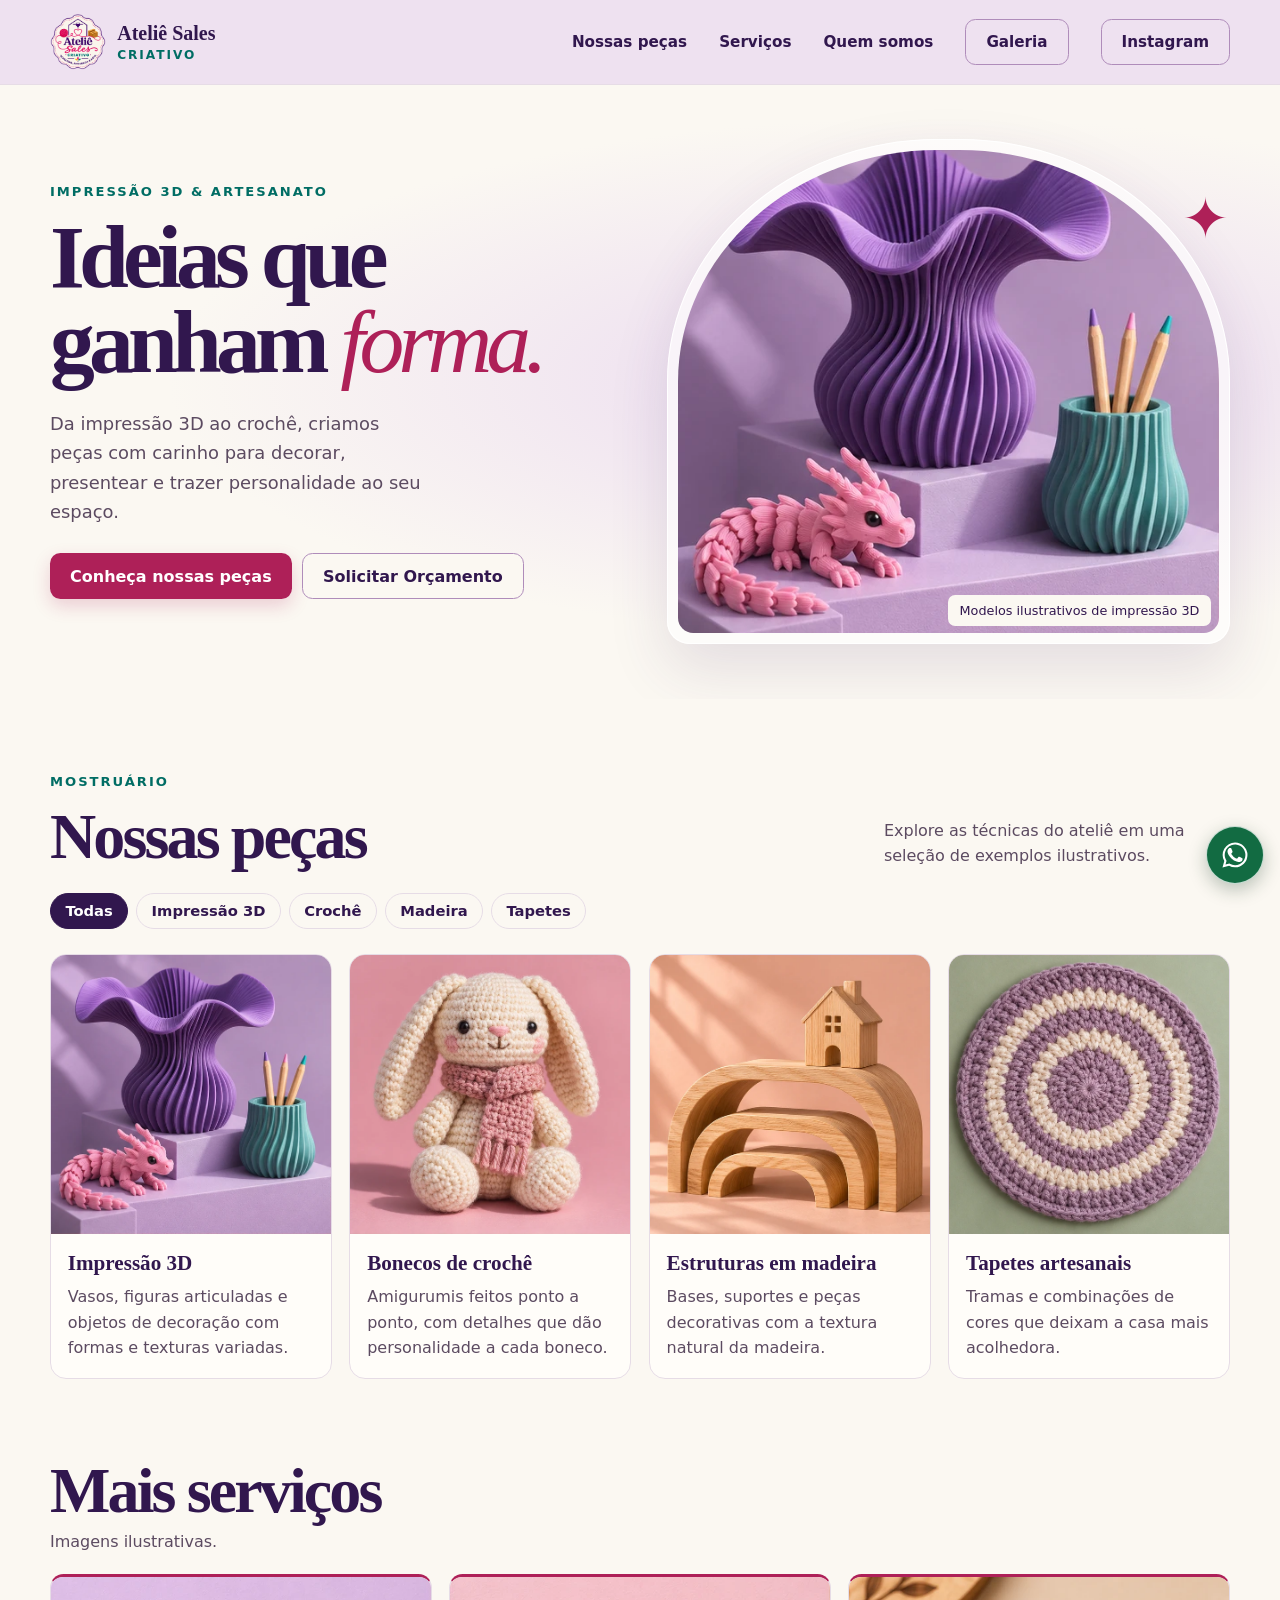
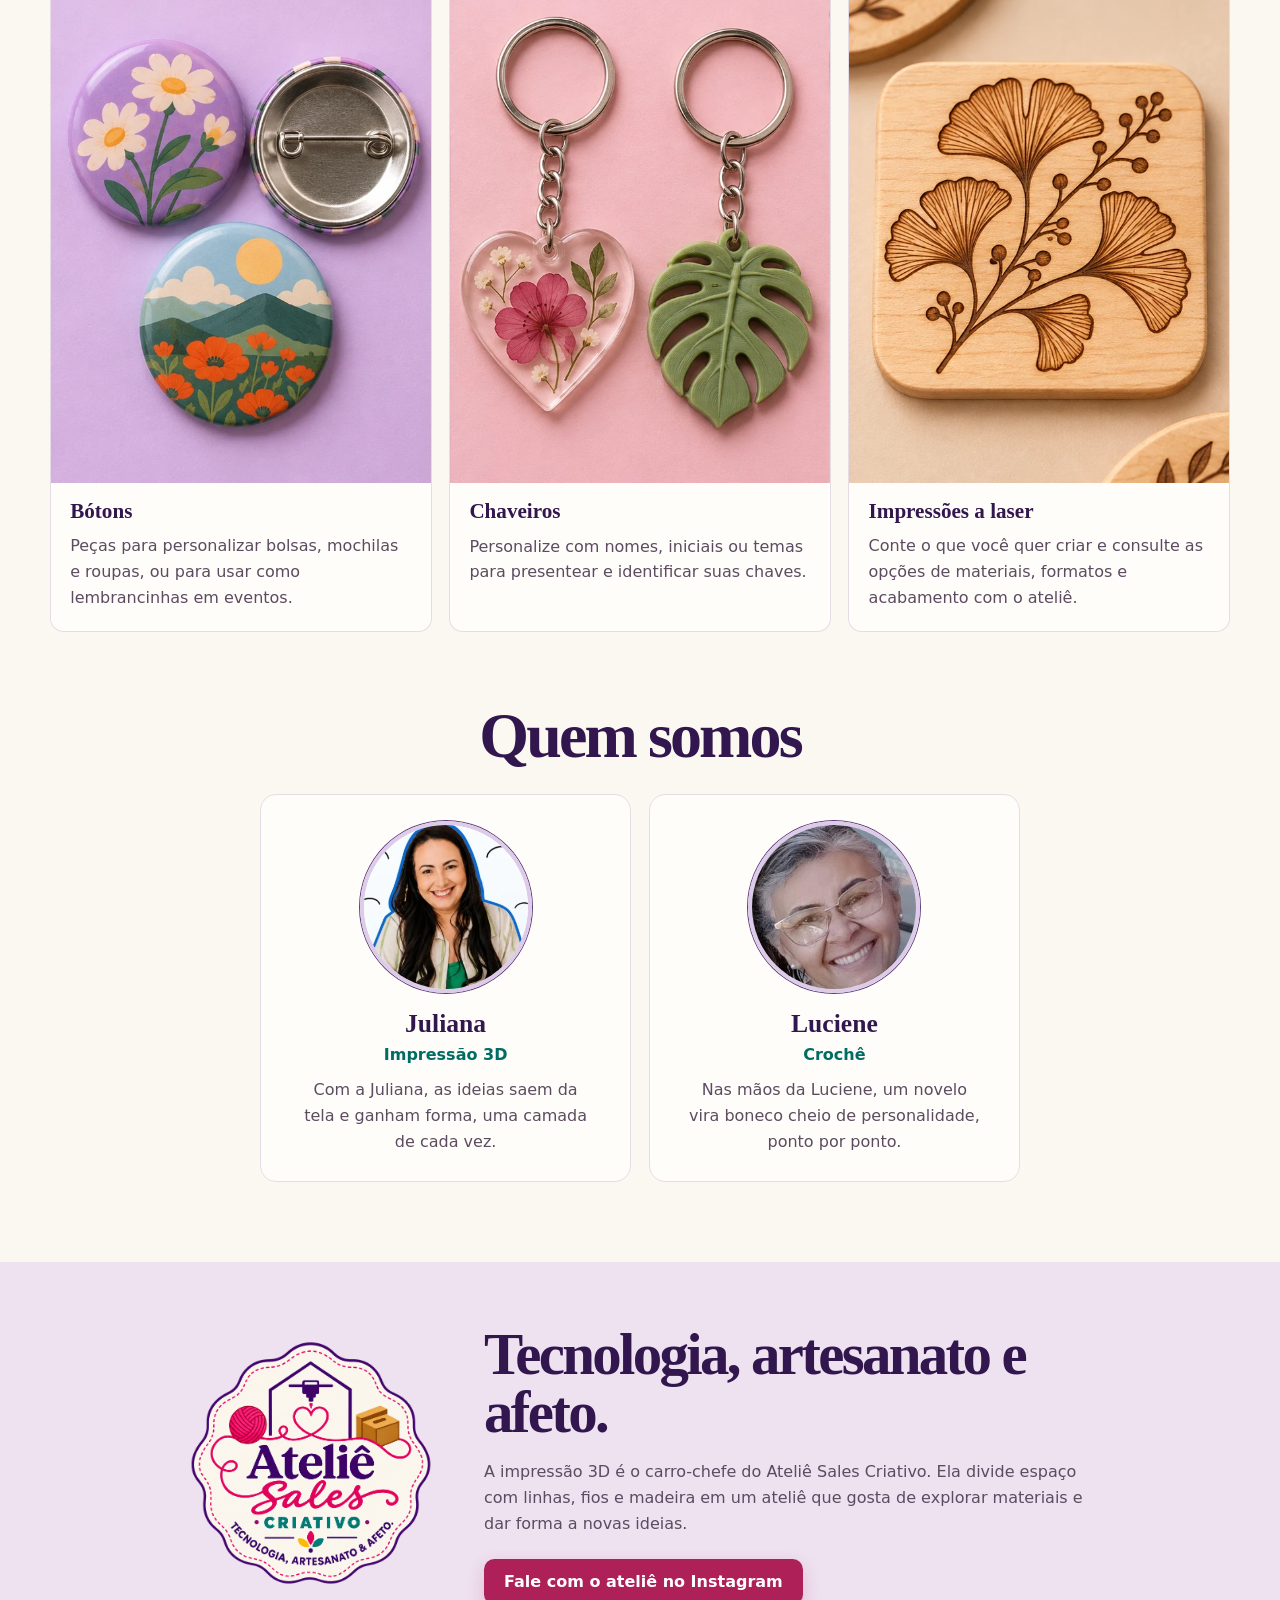
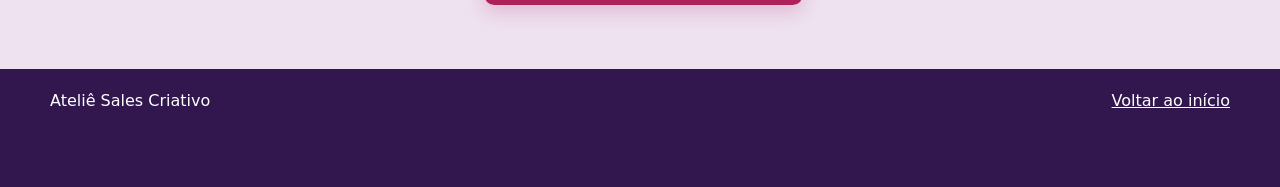
<file: index.html>
<!doctype html>
<html lang="pt-BR">
<head>
<meta charset="utf-8">
<meta name="viewport" content="width=device-width, initial-scale=1">
<meta name="description" content="Conheça o Ateliê Sales Criativo. Impressão 3D, crochê, tapetes artesanais e peças em madeira.">
<title>Ateliê Sales Criativo | Impressão 3D e artesanato</title>
<link rel="icon" href="logo.png">
<link rel="stylesheet" href="style.css?v=6">
<script src="main.js?v=6" defer></script>
</head>
<body>
<a class="skip" href="#principal">Ir para o conteúdo</a>
<header class="top" id="inicio">
  <div class="wrap nav">
    <a href="#inicio" class="brand"><img src="logo.png" width="56" height="56" alt=""><span>Ateliê Sales <small>Criativo</small></span></a>
    <button class="menu" type="button" aria-expanded="false" aria-controls="navigation">Menu</button>
    <nav id="navigation" aria-label="Navegação principal">
      <a href="#pecas">Nossas peças</a>
      <a href="#servicos">Serviços</a>
      <a href="#equipe">Quem somos</a>
      <a class="button outline" href="galeria.html">Galeria</a>
      <a class="button outline" href="https://www.instagram.com/sales.atelie3d/" target="_blank" rel="noopener noreferrer">Instagram</a>
    </nav>
  </div>
</header>
<main id="principal">
  <section class="hero">
    <div class="wrap hero-layout">
      <div class="hero-copy">
        <p class="kicker">IMPRESSÃO 3D & ARTESANATO</p>
        <h1>Ideias que<br>ganham <em>forma.</em></h1>
        <p class="intro">Da impressão 3D ao crochê, criamos peças com carinho para decorar, presentear e trazer personalidade ao seu espaço.</p>
        <div class="hero-actions">
          <a class="button primary" href="#pecas">Conheça nossas peças</a>
          <button class="button outline quote-trigger" type="button" aria-haspopup="dialog" aria-controls="orcamento">Solicitar Orçamento</button>
        </div>
      </div>
      <figure class="hero-photo">
        <img src="impressao.webp" width="512" height="512" alt="Vaso ondulado roxo, dragão rosa e porta-lápis verde feitos em impressão 3D">
        <span class="spark" aria-hidden="true">✦</span>
        <figcaption>Modelos ilustrativos de impressão 3D</figcaption>
      </figure>
    </div>
  </section>
  <section class="collection wrap reveal" id="pecas" aria-labelledby="pecas-titulo">
    <div class="section-head">
      <div><p class="kicker">MOSTRUÁRIO</p><h2 id="pecas-titulo">Nossas peças</h2></div>
      <p>Explore as técnicas do ateliê em uma seleção de exemplos ilustrativos.</p>
    </div>
    <div class="filters" role="group" aria-label="Filtrar categorias">
      <button type="button" data-filter="all" aria-pressed="true">Todas</button>
      <button type="button" data-filter="3d" aria-pressed="false">Impressão 3D</button>
      <button type="button" data-filter="croche" aria-pressed="false">Crochê</button>
      <button type="button" data-filter="madeira" aria-pressed="false">Madeira</button>
      <button type="button" data-filter="tapetes" aria-pressed="false">Tapetes</button>
    </div>
    <p class="sr-only" role="status" id="filter-status"></p>
    <div class="cards">
      <article class="card" data-category="3d">
        <div class="card-image"><img src="impressao.webp" width="512" height="512" loading="lazy" alt="Peças decorativas em impressão 3D sobre bases lilás"></div>
        <div class="card-copy"><h3>Impressão 3D</h3><p>Vasos, figuras articuladas e objetos de decoração com formas e texturas variadas.</p></div>
      </article>
      <article class="card" data-category="croche">
        <div class="card-image"><img src="croche.webp" width="512" height="512" loading="lazy" alt="Coelho de crochê com cachecol rosa"></div>
        <div class="card-copy"><h3>Bonecos de crochê</h3><p>Amigurumis feitos ponto a ponto, com detalhes que dão personalidade a cada boneco.</p></div>
      </article>
      <article class="card" data-category="madeira">
        <div class="card-image"><img src="madeira.webp" width="512" height="512" loading="lazy" alt="Estruturas artesanais feitas de madeira clara"></div>
        <div class="card-copy"><h3>Estruturas em madeira</h3><p>Bases, suportes e peças decorativas com a textura natural da madeira.</p></div>
      </article>
      <article class="card" data-category="tapetes">
        <div class="card-image"><img src="tapetes.webp" width="512" height="512" loading="lazy" alt="Tapete artesanal redondo em roxo e creme"></div>
        <div class="card-copy"><h3>Tapetes artesanais</h3><p>Tramas e combinações de cores que deixam a casa mais acolhedora.</p></div>
      </article>
    </div>
  </section>
  <section class="services wrap reveal" id="servicos" aria-labelledby="servicos-titulo">
    <h2 id="servicos-titulo">Mais serviços</h2>
    <p class="service-note">Imagens ilustrativas.</p>
    <div class="service-grid">
      <article class="service-card"><img src="servico-botons.webp" alt="Bótons coloridos, com um fecho de metal à vista" loading="lazy" width="576" height="768"><h3>Bótons</h3><p>Peças para personalizar bolsas, mochilas e roupas, ou para usar como lembrancinhas em eventos.</p></article>
      <article class="service-card"><img src="servico-chaveiros.webp" alt="Chaveiros decorativos com argolas de metal" loading="lazy" width="576" height="768"><h3>Chaveiros</h3><p>Personalize com nomes, iniciais ou temas para presentear e identificar suas chaves.</p></article>
      <article class="service-card"><img src="servico-laser.webp" alt="Peça em madeira com desenho botânico gravado a laser" loading="lazy" width="576" height="768"><h3>Impressões a laser</h3><p>Conte o que você quer criar e consulte as opções de materiais, formatos e acabamento com o ateliê.</p></article>
    </div>
  </section>
  <section class="team wrap reveal" id="equipe" aria-labelledby="equipe-titulo">
    <h2 id="equipe-titulo">Quem somos</h2>
    <div class="team-grid">
      <article class="team-card">
        <img class="team-photo" src="equipe-juliana.webp" width="314" height="314" loading="lazy" alt="Juliana">
        <h3>Juliana</h3>
        <p class="team-role">Impressão 3D</p>
        <p>Com a Juliana, as ideias saem da tela e ganham forma, uma camada de cada vez.</p>
      </article>
      <article class="team-card">
        <img class="team-photo" src="equipe-luciene.webp" width="243" height="243" loading="lazy" alt="Luciene">
        <h3>Luciene</h3>
        <p class="team-role">Crochê</p>
        <p>Nas mãos da Luciene, um novelo vira boneco cheio de personalidade, ponto por ponto.</p>
      </article>
    </div>
  </section>
  <section class="about reveal" id="atelie">
    <div class="wrap about-layout">
      <img src="logo.png" width="230" height="230" alt="Logotipo do Ateliê Sales Criativo">
      <div>
        <h2>Tecnologia, artesanato e afeto.</h2>
        <p>A impressão 3D é o carro-chefe do Ateliê Sales Criativo. Ela divide espaço com linhas, fios e madeira em um ateliê que gosta de explorar materiais e dar forma a novas ideias.</p>
        <a class="button primary" href="https://www.instagram.com/sales.atelie3d/" target="_blank" rel="noopener noreferrer">Fale com o ateliê no Instagram</a>
      </div>
    </div>
  </section>
</main>
<footer><div class="wrap footer-layout"><span>Ateliê Sales Criativo</span><a href="#inicio">Voltar ao início</a></div></footer>
<a class="whatsapp" href="https://wa.me/5544988553615" target="_blank" rel="noopener noreferrer" aria-label="Fale com o ateliê pelo WhatsApp">
  <svg viewBox="0 0 24 24" width="30" height="30" fill="currentColor" aria-hidden="true" focusable="false">
    <path d="M17.47 14.38c-.3-.15-1.76-.87-2.03-.97-.27-.1-.47-.15-.67.15-.2.3-.77.97-.94 1.17-.17.2-.35.22-.65.07-.3-.15-1.26-.46-2.4-1.48-.89-.79-1.49-1.77-1.66-2.07-.17-.3-.02-.46.13-.61.13-.14.3-.35.45-.52.15-.17.2-.3.3-.5.1-.2.05-.38-.02-.52-.08-.15-.67-1.62-.92-2.22-.24-.58-.49-.5-.67-.51l-.57-.01c-.2 0-.52.07-.8.37-.27.3-1.04 1.02-1.04 2.49s1.07 2.89 1.22 3.09c.15.2 2.1 3.2 5.08 4.49.71.31 1.27.49 1.7.63.71.23 1.36.2 1.87.12.57-.08 1.76-.72 2.01-1.42.25-.7.25-1.3.17-1.42-.07-.13-.27-.2-.57-.35Z"/>
    <path d="M12.04 2a9.93 9.93 0 0 0-8.61 14.88L2 22l5.25-1.38a9.94 9.94 0 0 0 4.79 1.22h.01A9.92 9.92 0 0 0 12.04 2Zm.01 18.16h-.01a8.25 8.25 0 0 1-4.2-1.15l-.3-.18-3.12.82.83-3.04-.2-.31a8.27 8.27 0 1 1 7 3.86Z"/>
  </svg>
</a>
<dialog class="quote-dialog" id="orcamento" aria-labelledby="orcamento-titulo">
  <form class="quote-form">
    <button type="button" class="quote-close" aria-label="Fechar orçamento">×</button>
    <h2 id="orcamento-titulo">Solicitar Orçamento</h2>
    <label for="quote-service">Serviço</label>
    <select id="quote-service" name="servico" required autofocus>
      <option value="">Escolha um serviço</option>
      <option>Impressão 3D</option>
      <option>Bonecos de crochê</option>
      <option>Estruturas em madeira</option>
      <option>Tapetes artesanais</option>
      <option>Bótons</option>
      <option>Chaveiros</option>
      <option>Impressões a laser</option>
    </select>
    <label for="quote-details">Detalhes do pedido (opcional)</label>
    <textarea id="quote-details" name="detalhes" rows="4" maxlength="600" placeholder="Ex.: quantidade, tamanho, cores ou data desejada"></textarea>
    <button type="submit" class="button primary">Abrir no WhatsApp</button>
  </form>
</dialog>
</body>
</html>
</file>
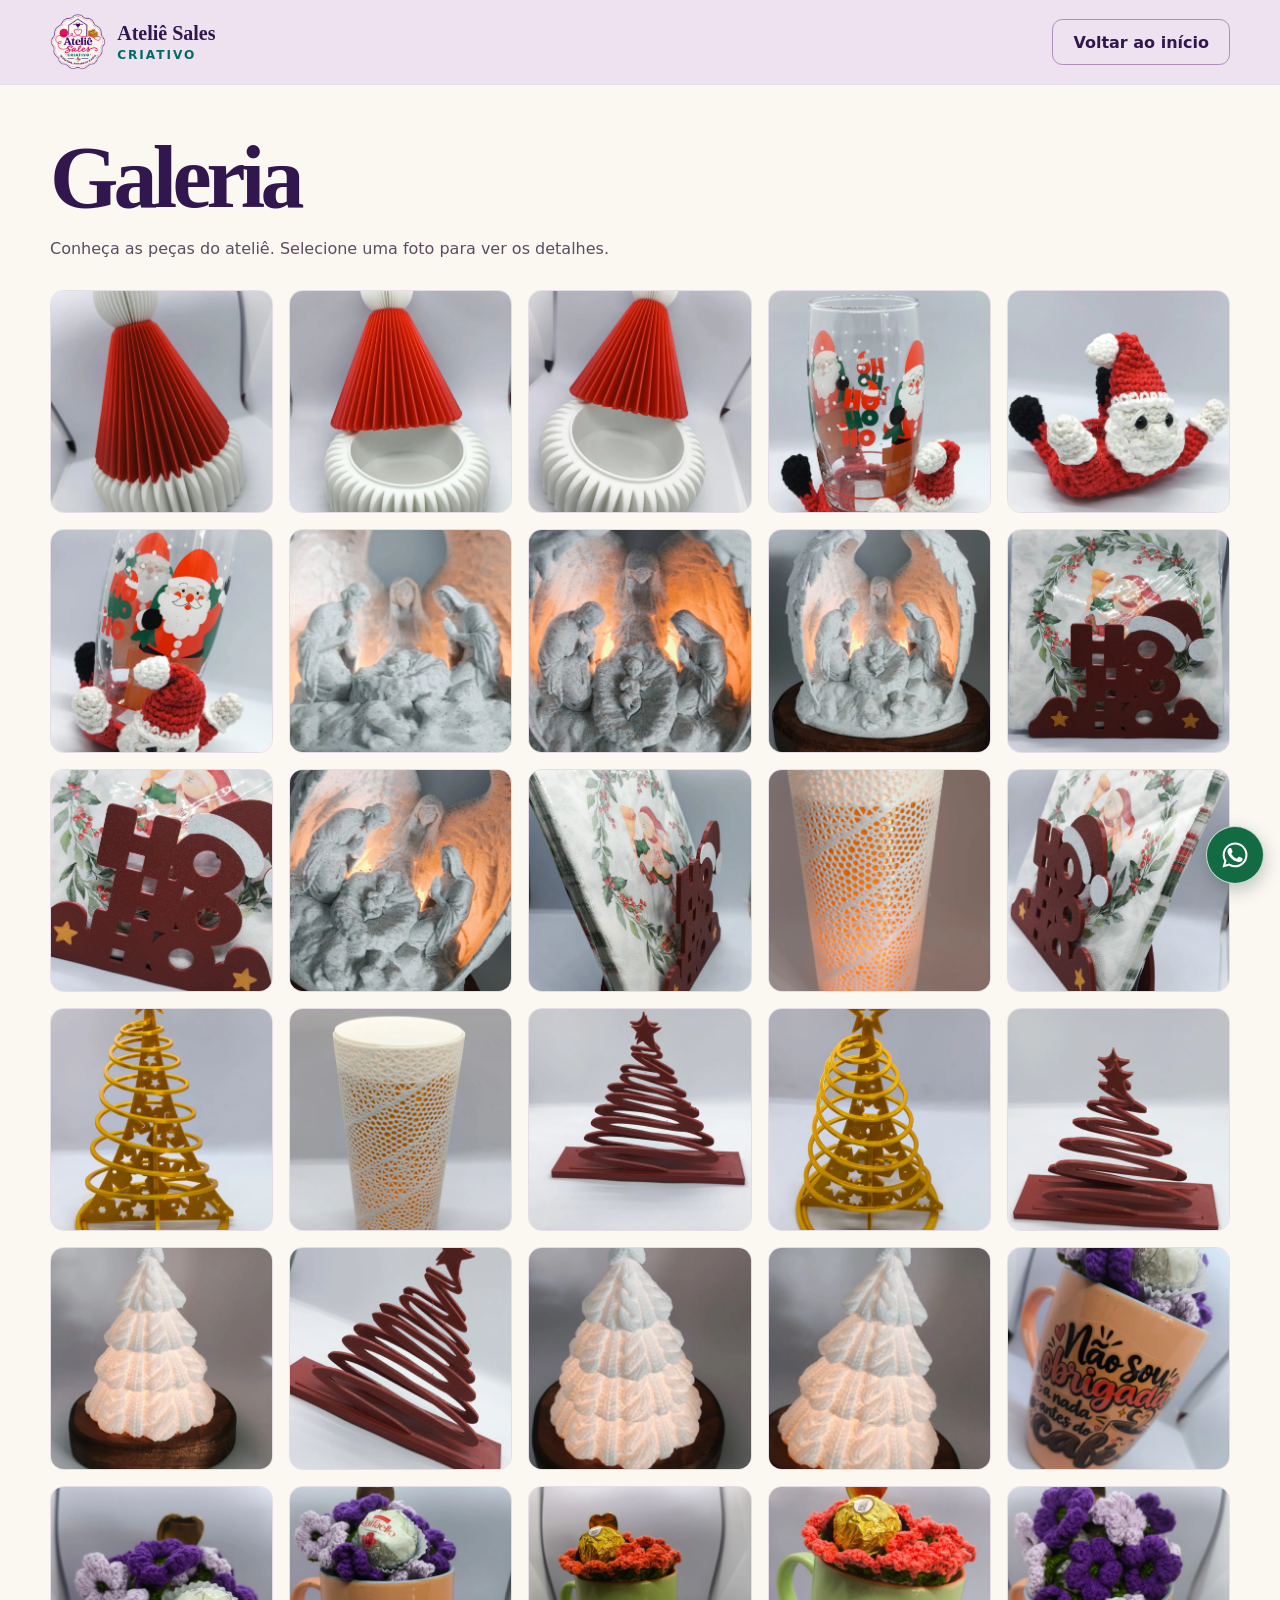
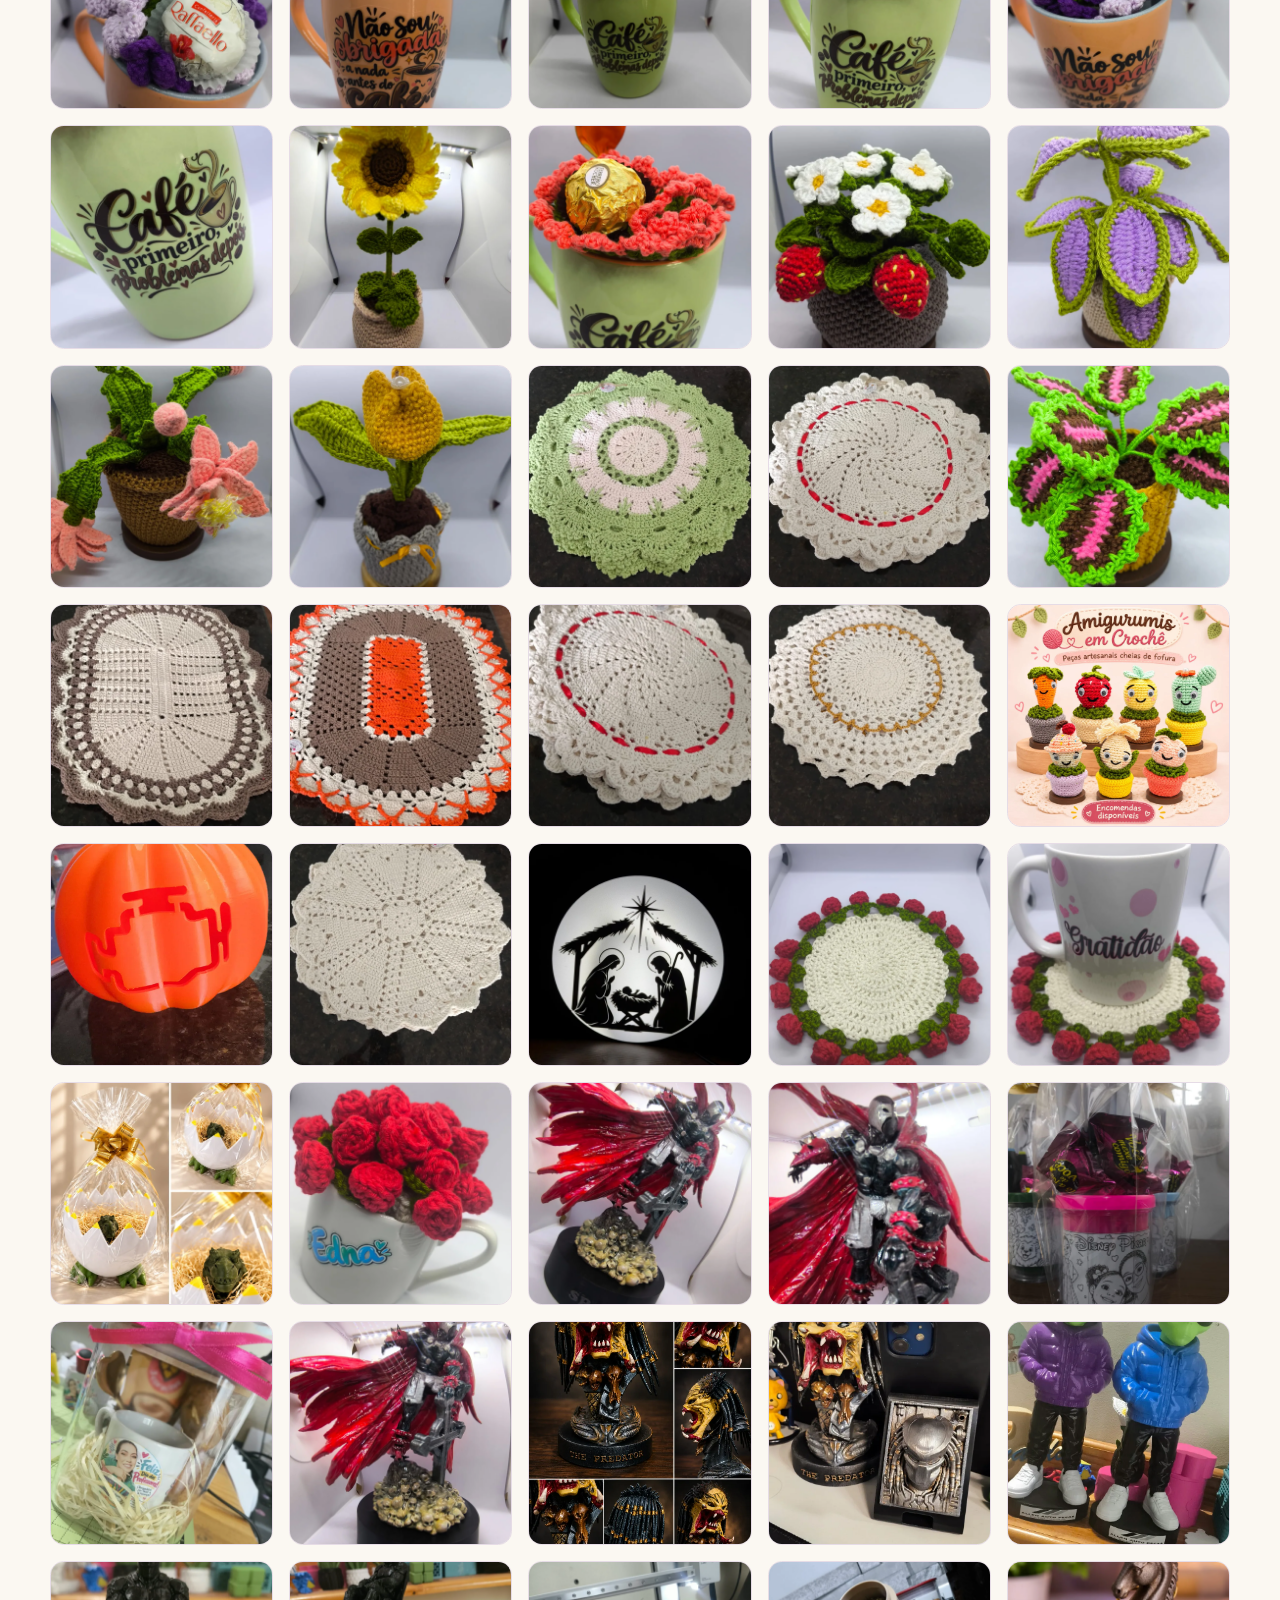
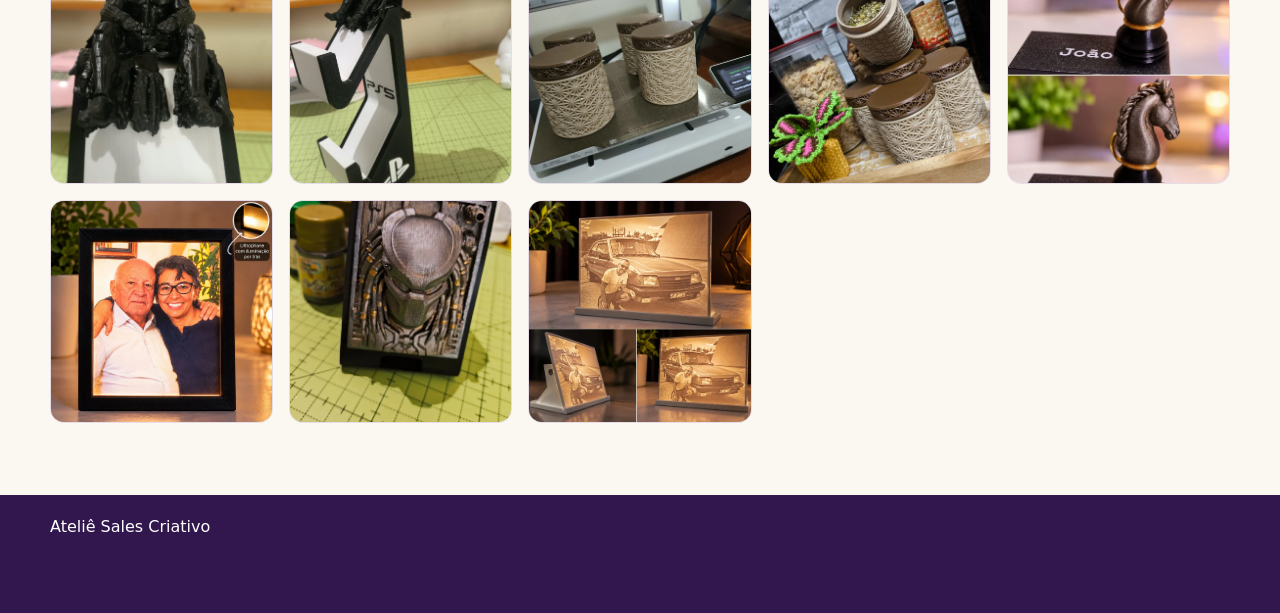
<file: galeria.html>
<!doctype html>
<html lang="pt-BR">
<head>
  <meta charset="utf-8">
  <meta name="viewport" content="width=device-width, initial-scale=1">
  <meta name="description" content="Fotos das peças do Ateliê Sales Criativo.">
  <title>Galeria | Ateliê Sales Criativo</title>
  <link rel="icon" href="logo.png">
  <link rel="stylesheet" href="style.css?v=5">
</head>
<body>
  <header class="top">
    <div class="wrap nav gallery-nav">
      <a href="index.html" class="brand"><img src="logo.png" width="56" height="56" alt=""><span>Ateliê Sales <small>Criativo</small></span></a>
      <a class="button outline" href="index.html">Voltar ao início</a>
    </div>
  </header>
  <main class="wrap gallery">
    <h1>Galeria</h1>
    <p>Conheça as peças do ateliê. Selecione uma foto para ver os detalhes.</p>
    <div class="gallery-grid">
      <a href="galeria-01.webp" target="_blank" rel="noopener" aria-label="Ampliar foto 1 em nova aba"><img src="galeria-01.webp" alt="Peça do Ateliê Sales Criativo, foto 1" width="901" height="1200" loading="lazy"></a>
      <a href="galeria-02.webp" target="_blank" rel="noopener" aria-label="Ampliar foto 2 em nova aba"><img src="galeria-02.webp" alt="Peça do Ateliê Sales Criativo, foto 2" width="901" height="1200" loading="lazy"></a>
      <a href="galeria-03.webp" target="_blank" rel="noopener" aria-label="Ampliar foto 3 em nova aba"><img src="galeria-03.webp" alt="Peça do Ateliê Sales Criativo, foto 3" width="901" height="1200" loading="lazy"></a>
      <a href="galeria-04.webp" target="_blank" rel="noopener" aria-label="Ampliar foto 4 em nova aba"><img src="galeria-04.webp" alt="Peça do Ateliê Sales Criativo, foto 4" width="901" height="1200" loading="lazy"></a>
      <a href="galeria-05.webp" target="_blank" rel="noopener" aria-label="Ampliar foto 5 em nova aba"><img src="galeria-05.webp" alt="Peça do Ateliê Sales Criativo, foto 5" width="901" height="1200" loading="lazy"></a>
      <a href="galeria-06.webp" target="_blank" rel="noopener" aria-label="Ampliar foto 6 em nova aba"><img src="galeria-06.webp" alt="Peça do Ateliê Sales Criativo, foto 6" width="901" height="1200" loading="lazy"></a>
      <a href="galeria-07.webp" target="_blank" rel="noopener" aria-label="Ampliar foto 7 em nova aba"><img src="galeria-07.webp" alt="Peça do Ateliê Sales Criativo, foto 7" width="901" height="1200" loading="lazy"></a>
      <a href="galeria-08.webp" target="_blank" rel="noopener" aria-label="Ampliar foto 8 em nova aba"><img src="galeria-08.webp" alt="Peça do Ateliê Sales Criativo, foto 8" width="901" height="1200" loading="lazy"></a>
      <a href="galeria-09.webp" target="_blank" rel="noopener" aria-label="Ampliar foto 9 em nova aba"><img src="galeria-09.webp" alt="Peça do Ateliê Sales Criativo, foto 9" width="901" height="1200" loading="lazy"></a>
      <a href="galeria-10.webp" target="_blank" rel="noopener" aria-label="Ampliar foto 10 em nova aba"><img src="galeria-10.webp" alt="Peça do Ateliê Sales Criativo, foto 10" width="901" height="1200" loading="lazy"></a>
      <a href="galeria-11.webp" target="_blank" rel="noopener" aria-label="Ampliar foto 11 em nova aba"><img src="galeria-11.webp" alt="Peça do Ateliê Sales Criativo, foto 11" width="901" height="1200" loading="lazy"></a>
      <a href="galeria-12.webp" target="_blank" rel="noopener" aria-label="Ampliar foto 12 em nova aba"><img src="galeria-12.webp" alt="Peça do Ateliê Sales Criativo, foto 12" width="901" height="1200" loading="lazy"></a>
      <a href="galeria-13.webp" target="_blank" rel="noopener" aria-label="Ampliar foto 13 em nova aba"><img src="galeria-13.webp" alt="Peça do Ateliê Sales Criativo, foto 13" width="901" height="1200" loading="lazy"></a>
      <a href="galeria-14.webp" target="_blank" rel="noopener" aria-label="Ampliar foto 14 em nova aba"><img src="galeria-14.webp" alt="Peça do Ateliê Sales Criativo, foto 14" width="901" height="1200" loading="lazy"></a>
      <a href="galeria-15.webp" target="_blank" rel="noopener" aria-label="Ampliar foto 15 em nova aba"><img src="galeria-15.webp" alt="Peça do Ateliê Sales Criativo, foto 15" width="901" height="1200" loading="lazy"></a>
      <a href="galeria-16.webp" target="_blank" rel="noopener" aria-label="Ampliar foto 16 em nova aba"><img src="galeria-16.webp" alt="Peça do Ateliê Sales Criativo, foto 16" width="901" height="1200" loading="lazy"></a>
      <a href="galeria-17.webp" target="_blank" rel="noopener" aria-label="Ampliar foto 17 em nova aba"><img src="galeria-17.webp" alt="Peça do Ateliê Sales Criativo, foto 17" width="901" height="1200" loading="lazy"></a>
      <a href="galeria-18.webp" target="_blank" rel="noopener" aria-label="Ampliar foto 18 em nova aba"><img src="galeria-18.webp" alt="Peça do Ateliê Sales Criativo, foto 18" width="901" height="1200" loading="lazy"></a>
      <a href="galeria-19.webp" target="_blank" rel="noopener" aria-label="Ampliar foto 19 em nova aba"><img src="galeria-19.webp" alt="Peça do Ateliê Sales Criativo, foto 19" width="901" height="1200" loading="lazy"></a>
      <a href="galeria-20.webp" target="_blank" rel="noopener" aria-label="Ampliar foto 20 em nova aba"><img src="galeria-20.webp" alt="Peça do Ateliê Sales Criativo, foto 20" width="901" height="1200" loading="lazy"></a>
      <a href="galeria-21.webp" target="_blank" rel="noopener" aria-label="Ampliar foto 21 em nova aba"><img src="galeria-21.webp" alt="Peça do Ateliê Sales Criativo, foto 21" width="901" height="1200" loading="lazy"></a>
      <a href="galeria-22.webp" target="_blank" rel="noopener" aria-label="Ampliar foto 22 em nova aba"><img src="galeria-22.webp" alt="Peça do Ateliê Sales Criativo, foto 22" width="901" height="1200" loading="lazy"></a>
      <a href="galeria-23.webp" target="_blank" rel="noopener" aria-label="Ampliar foto 23 em nova aba"><img src="galeria-23.webp" alt="Peça do Ateliê Sales Criativo, foto 23" width="901" height="1200" loading="lazy"></a>
      <a href="galeria-24.webp" target="_blank" rel="noopener" aria-label="Ampliar foto 24 em nova aba"><img src="galeria-24.webp" alt="Peça do Ateliê Sales Criativo, foto 24" width="901" height="1200" loading="lazy"></a>
      <a href="galeria-25.webp" target="_blank" rel="noopener" aria-label="Ampliar foto 25 em nova aba"><img src="galeria-25.webp" alt="Peça do Ateliê Sales Criativo, foto 25" width="901" height="1200" loading="lazy"></a>
      <a href="galeria-26.webp" target="_blank" rel="noopener" aria-label="Ampliar foto 26 em nova aba"><img src="galeria-26.webp" alt="Peça do Ateliê Sales Criativo, foto 26" width="901" height="1200" loading="lazy"></a>
      <a href="galeria-27.webp" target="_blank" rel="noopener" aria-label="Ampliar foto 27 em nova aba"><img src="galeria-27.webp" alt="Peça do Ateliê Sales Criativo, foto 27" width="901" height="1200" loading="lazy"></a>
      <a href="galeria-28.webp" target="_blank" rel="noopener" aria-label="Ampliar foto 28 em nova aba"><img src="galeria-28.webp" alt="Peça do Ateliê Sales Criativo, foto 28" width="901" height="1200" loading="lazy"></a>
      <a href="galeria-29.webp" target="_blank" rel="noopener" aria-label="Ampliar foto 29 em nova aba"><img src="galeria-29.webp" alt="Peça do Ateliê Sales Criativo, foto 29" width="901" height="1200" loading="lazy"></a>
      <a href="galeria-30.webp" target="_blank" rel="noopener" aria-label="Ampliar foto 30 em nova aba"><img src="galeria-30.webp" alt="Peça do Ateliê Sales Criativo, foto 30" width="901" height="1200" loading="lazy"></a>
      <a href="galeria-31.webp" target="_blank" rel="noopener" aria-label="Ampliar foto 31 em nova aba"><img src="galeria-31.webp" alt="Peça do Ateliê Sales Criativo, foto 31" width="901" height="1200" loading="lazy"></a>
      <a href="galeria-32.webp" target="_blank" rel="noopener" aria-label="Ampliar foto 32 em nova aba"><img src="galeria-32.webp" alt="Peça do Ateliê Sales Criativo, foto 32" width="900" height="1200" loading="lazy"></a>
      <a href="galeria-33.webp" target="_blank" rel="noopener" aria-label="Ampliar foto 33 em nova aba"><img src="galeria-33.webp" alt="Peça do Ateliê Sales Criativo, foto 33" width="901" height="1200" loading="lazy"></a>
      <a href="galeria-34.webp" target="_blank" rel="noopener" aria-label="Ampliar foto 34 em nova aba"><img src="galeria-34.webp" alt="Peça do Ateliê Sales Criativo, foto 34" width="901" height="1200" loading="lazy"></a>
      <a href="galeria-35.webp" target="_blank" rel="noopener" aria-label="Ampliar foto 35 em nova aba"><img src="galeria-35.webp" alt="Peça do Ateliê Sales Criativo, foto 35" width="901" height="1200" loading="lazy"></a>
      <a href="galeria-36.webp" target="_blank" rel="noopener" aria-label="Ampliar foto 36 em nova aba"><img src="galeria-36.webp" alt="Peça do Ateliê Sales Criativo, foto 36" width="901" height="1200" loading="lazy"></a>
      <a href="galeria-37.webp" target="_blank" rel="noopener" aria-label="Ampliar foto 37 em nova aba"><img src="galeria-37.webp" alt="Peça do Ateliê Sales Criativo, foto 37" width="901" height="1200" loading="lazy"></a>
      <a href="galeria-38.webp" target="_blank" rel="noopener" aria-label="Ampliar foto 38 em nova aba"><img src="galeria-38.webp" alt="Peça do Ateliê Sales Criativo, foto 38" width="901" height="1200" loading="lazy"></a>
      <a href="galeria-39.webp" target="_blank" rel="noopener" aria-label="Ampliar foto 39 em nova aba"><img src="galeria-39.webp" alt="Peça do Ateliê Sales Criativo, foto 39" width="901" height="1200" loading="lazy"></a>
      <a href="galeria-40.webp" target="_blank" rel="noopener" aria-label="Ampliar foto 40 em nova aba"><img src="galeria-40.webp" alt="Peça do Ateliê Sales Criativo, foto 40" width="901" height="1200" loading="lazy"></a>
      <a href="galeria-41.webp" target="_blank" rel="noopener" aria-label="Ampliar foto 41 em nova aba"><img src="galeria-41.webp" alt="Peça do Ateliê Sales Criativo, foto 41" width="901" height="1200" loading="lazy"></a>
      <a href="galeria-42.webp" target="_blank" rel="noopener" aria-label="Ampliar foto 42 em nova aba"><img src="galeria-42.webp" alt="Peça do Ateliê Sales Criativo, foto 42" width="901" height="1200" loading="lazy"></a>
      <a href="galeria-43.webp" target="_blank" rel="noopener" aria-label="Ampliar foto 43 em nova aba"><img src="galeria-43.webp" alt="Peça do Ateliê Sales Criativo, foto 43" width="901" height="1200" loading="lazy"></a>
      <a href="galeria-44.webp" target="_blank" rel="noopener" aria-label="Ampliar foto 44 em nova aba"><img src="galeria-44.webp" alt="Peça do Ateliê Sales Criativo, foto 44" width="901" height="1200" loading="lazy"></a>
      <a href="galeria-45.webp" target="_blank" rel="noopener" aria-label="Ampliar foto 45 em nova aba"><img src="galeria-45.webp" alt="Peça do Ateliê Sales Criativo, foto 45" width="1200" height="1200" loading="lazy"></a>
      <a href="galeria-46.webp" target="_blank" rel="noopener" aria-label="Ampliar foto 46 em nova aba"><img src="galeria-46.webp" alt="Peça do Ateliê Sales Criativo, foto 46" width="675" height="1200" loading="lazy"></a>
      <a href="galeria-47.webp" target="_blank" rel="noopener" aria-label="Ampliar foto 47 em nova aba"><img src="galeria-47.webp" alt="Peça do Ateliê Sales Criativo, foto 47" width="901" height="1200" loading="lazy"></a>
      <a href="galeria-48.webp" target="_blank" rel="noopener" aria-label="Ampliar foto 48 em nova aba"><img src="galeria-48.webp" alt="Peça do Ateliê Sales Criativo, foto 48" width="900" height="1200" loading="lazy"></a>
      <a href="galeria-49.webp" target="_blank" rel="noopener" aria-label="Ampliar foto 49 em nova aba"><img src="galeria-49.webp" alt="Peça do Ateliê Sales Criativo, foto 49" width="901" height="1200" loading="lazy"></a>
      <a href="galeria-50.webp" target="_blank" rel="noopener" aria-label="Ampliar foto 50 em nova aba"><img src="galeria-50.webp" alt="Peça do Ateliê Sales Criativo, foto 50" width="901" height="1200" loading="lazy"></a>
      <a href="galeria-51.webp" target="_blank" rel="noopener" aria-label="Ampliar foto 51 em nova aba"><img src="galeria-51.webp" alt="Peça do Ateliê Sales Criativo, foto 51" width="960" height="1200" loading="lazy"></a>
      <a href="galeria-52.webp" target="_blank" rel="noopener" aria-label="Ampliar foto 52 em nova aba"><img src="galeria-52.webp" alt="Peça do Ateliê Sales Criativo, foto 52" width="901" height="1200" loading="lazy"></a>
      <a href="galeria-53.webp" target="_blank" rel="noopener" aria-label="Ampliar foto 53 em nova aba"><img src="galeria-53.webp" alt="Peça do Ateliê Sales Criativo, foto 53" width="900" height="1200" loading="lazy"></a>
      <a href="galeria-54.webp" target="_blank" rel="noopener" aria-label="Ampliar foto 54 em nova aba"><img src="galeria-54.webp" alt="Peça do Ateliê Sales Criativo, foto 54" width="900" height="1200" loading="lazy"></a>
      <a href="galeria-55.webp" target="_blank" rel="noopener" aria-label="Ampliar foto 55 em nova aba"><img src="galeria-55.webp" alt="Peça do Ateliê Sales Criativo, foto 55" width="901" height="1200" loading="lazy"></a>
      <a href="galeria-56.webp" target="_blank" rel="noopener" aria-label="Ampliar foto 56 em nova aba"><img src="galeria-56.webp" alt="Peça do Ateliê Sales Criativo, foto 56" width="901" height="1200" loading="lazy"></a>
      <a href="galeria-57.webp" target="_blank" rel="noopener" aria-label="Ampliar foto 57 em nova aba"><img src="galeria-57.webp" alt="Peça do Ateliê Sales Criativo, foto 57" width="900" height="1200" loading="lazy"></a>
      <a href="galeria-58.webp" target="_blank" rel="noopener" aria-label="Ampliar foto 58 em nova aba"><img src="galeria-58.webp" alt="Peça do Ateliê Sales Criativo, foto 58" width="799" height="1200" loading="lazy"></a>
      <a href="galeria-59.webp" target="_blank" rel="noopener" aria-label="Ampliar foto 59 em nova aba"><img src="galeria-59.webp" alt="Peça do Ateliê Sales Criativo, foto 59" width="675" height="1200" loading="lazy"></a>
      <a href="galeria-60.webp" target="_blank" rel="noopener" aria-label="Ampliar foto 60 em nova aba"><img src="galeria-60.webp" alt="Peça do Ateliê Sales Criativo, foto 60" width="675" height="1200" loading="lazy"></a>
      <a href="galeria-61.webp" target="_blank" rel="noopener" aria-label="Ampliar foto 61 em nova aba"><img src="galeria-61.webp" alt="Peça do Ateliê Sales Criativo, foto 61" width="901" height="1200" loading="lazy"></a>
      <a href="galeria-62.webp" target="_blank" rel="noopener" aria-label="Ampliar foto 62 em nova aba"><img src="galeria-62.webp" alt="Peça do Ateliê Sales Criativo, foto 62" width="901" height="1200" loading="lazy"></a>
      <a href="galeria-63.webp" target="_blank" rel="noopener" aria-label="Ampliar foto 63 em nova aba"><img src="galeria-63.webp" alt="Peça do Ateliê Sales Criativo, foto 63" width="901" height="1200" loading="lazy"></a>
      <a href="galeria-64.webp" target="_blank" rel="noopener" aria-label="Ampliar foto 64 em nova aba"><img src="galeria-64.webp" alt="Peça do Ateliê Sales Criativo, foto 64" width="901" height="1200" loading="lazy"></a>
      <a href="galeria-65.webp" target="_blank" rel="noopener" aria-label="Ampliar foto 65 em nova aba"><img src="galeria-65.webp" alt="Peça do Ateliê Sales Criativo, foto 65" width="901" height="1200" loading="lazy"></a>
      <a href="galeria-66.webp" target="_blank" rel="noopener" aria-label="Ampliar foto 66 em nova aba"><img src="galeria-66.webp" alt="Peça do Ateliê Sales Criativo, foto 66" width="1200" height="1200" loading="lazy"></a>
      <a href="galeria-67.webp" target="_blank" rel="noopener" aria-label="Ampliar foto 67 em nova aba"><img src="galeria-67.webp" alt="Peça do Ateliê Sales Criativo, foto 67" width="901" height="1200" loading="lazy"></a>
      <a href="galeria-68.webp" target="_blank" rel="noopener" aria-label="Ampliar foto 68 em nova aba"><img src="galeria-68.webp" alt="Peça do Ateliê Sales Criativo, foto 68" width="1200" height="1097" loading="lazy"></a>
    </div>
  </main>
  <footer><div class="wrap footer-layout"><span>Ateliê Sales Criativo</span></div></footer>
<a class="whatsapp" href="https://wa.me/5544988553615" target="_blank" rel="noopener noreferrer" aria-label="Fale com o ateliê pelo WhatsApp">
  <svg viewBox="0 0 24 24" width="30" height="30" fill="currentColor" aria-hidden="true" focusable="false">
    <path d="M17.47 14.38c-.3-.15-1.76-.87-2.03-.97-.27-.1-.47-.15-.67.15-.2.3-.77.97-.94 1.17-.17.2-.35.22-.65.07-.3-.15-1.26-.46-2.4-1.48-.89-.79-1.49-1.77-1.66-2.07-.17-.3-.02-.46.13-.61.13-.14.3-.35.45-.52.15-.17.2-.3.3-.5.1-.2.05-.38-.02-.52-.08-.15-.67-1.62-.92-2.22-.24-.58-.49-.5-.67-.51l-.57-.01c-.2 0-.52.07-.8.37-.27.3-1.04 1.02-1.04 2.49s1.07 2.89 1.22 3.09c.15.2 2.1 3.2 5.08 4.49.71.31 1.27.49 1.7.63.71.23 1.36.2 1.87.12.57-.08 1.76-.72 2.01-1.42.25-.7.25-1.3.17-1.42-.07-.13-.27-.2-.57-.35Z"/>
    <path d="M12.04 2a9.93 9.93 0 0 0-8.61 14.88L2 22l5.25-1.38a9.94 9.94 0 0 0 4.79 1.22h.01A9.92 9.92 0 0 0 12.04 2Zm.01 18.16h-.01a8.25 8.25 0 0 1-4.2-1.15l-.3-.18-3.12.82.83-3.04-.2-.31a8.27 8.27 0 1 1 7 3.86Z"/>
  </svg>
</a>
</body>
</html>
</file>
<file: style.css>
:root {
  color-scheme: light;
  --cream: #fbf8f2;
  --lilac: #eee1f0;
  --purple: #31174e;
  --plum: #5f3b79;
  --pink: #ae2058;
  --teal: #006d64;
  --soft: #ddcce9;
  --line: #e6dce6;
  --text: #5c4b61;
  font-family: system-ui, sans-serif;
  color: var(--purple);
  background: var(--cream);
}
* { box-sizing: border-box; }
html { scroll-behavior: smooth; }
body { margin: 0; }
img { display: block; max-width: 100%; }
a { color: inherit; }
button { font: inherit; cursor: pointer; }
:focus-visible { outline: 3px solid var(--teal); outline-offset: 4px; }
[hidden] { display: none !important; }
.wrap { width: min(1180px, calc(100% - 5rem)); margin-inline: auto; }
.top { background: var(--lilac); border-bottom: 1px solid var(--line); }
.nav, nav, .brand, .footer-layout { display: flex; align-items: center; }
.nav { justify-content: space-between; min-height: 84px; }
.brand { gap: .7rem; font: bold 1.25rem Georgia, serif; text-decoration: none; }
.brand img { object-fit: contain; }
.brand small { display: block; margin-top: .2rem; color: var(--teal); font: 700 .76rem system-ui, sans-serif; text-transform: uppercase; letter-spacing: .16em; }
nav { gap: 2rem; }
nav a { font-size: .95rem; font-weight: 650; text-decoration: none; }
nav a:hover, footer a:hover { color: var(--pink); }
.menu { display: none; }
.button { display: inline-flex; justify-content: center; align-items: center; min-height: 46px; padding: .7rem 1.25rem; border-radius: .65rem; font-weight: 700; text-decoration: none; transition: background .2s, transform .2s, box-shadow .2s; }
.button:hover { transform: translateY(-3px); }
.primary { color: white; background: var(--pink); box-shadow: 0 7px 18px #ae205832; }
.primary:hover { background: #901648; }
.outline { border: 1px solid #af8cba; }
.hero { background: radial-gradient(ellipse at 73% 48%, #ead9f0 0%, transparent 58%), var(--cream); overflow: hidden; }
.hero-layout { min-height: 590px; display: grid; grid-template-columns: .96fr 1fr; align-items: center; gap: clamp(2rem, 6vw, 6rem); padding-block: 3.4rem; }
.kicker { color: var(--teal); font-size: .82rem; font-weight: 800; letter-spacing: .15em; margin: 0 0 1rem; }
h1, h2, h3 { font-family: Georgia, serif; margin: 0; }
h1 { font-size: clamp(3.8rem, 7vw, 7.4rem); line-height: .94; letter-spacing: -.065em; }
h1 em { color: var(--pink); font-weight: 500; }
.intro { color: var(--text); font-size: 1.12rem; line-height: 1.65; max-width: 33ch; margin: 1.55rem 0 1.65rem; }
.hero-photo { position: relative; margin: 0; padding: 10px; background: #ffffff94; border: 1px solid white; border-radius: 48% 48% 1.4rem 1.4rem; box-shadow: 0 24px 60px #4d2f6822; }
.hero-photo img { width: 100%; height: auto; aspect-ratio: 1.12; object-fit: cover; border-radius: 48% 48% .95rem .95rem; }
.hero-photo figcaption { position: absolute; right: 1.1rem; bottom: 1.1rem; padding: .5rem .75rem; border-radius: .45rem; font-size: .8rem; background: var(--cream); }
.spark { position: absolute; top: 9%; right: 0; font-size: 3.5rem; color: var(--pink); animation: float 5s ease-in-out infinite; }
@keyframes float { 50% { transform: translateY(-10px) rotate(12deg); } }
.collection { padding-block: 4.7rem 5rem; }
.section-head { display: flex; align-items: end; justify-content: space-between; gap: 1.5rem; margin-bottom: 1.5rem; }
h2 { font-size: clamp(2.5rem, 5vw, 4.4rem); line-height: 1; letter-spacing: -.045em; }
.section-head > p, .card p, .about p { color: var(--text); line-height: 1.6; }
.section-head > p { max-width: 34ch; margin: 0; }
.filters { display: flex; flex-wrap: wrap; gap: .5rem; margin-bottom: 1.55rem; }
.filters button { border: 1px solid var(--line); background: transparent; color: var(--purple); padding: .53rem .9rem; border-radius: 2rem; font-size: .92rem; font-weight: 650; transition: background .2s, color .2s; }
.filters button:hover { background: var(--soft); }
.filters button[aria-pressed="true"] { background: var(--purple); color: white; border-color: var(--purple); }
.cards { display: grid; grid-template-columns: repeat(4, minmax(0, 1fr)); gap: 1.1rem; }
.card { border: 1px solid var(--line); background: #fffdf9; border-radius: 1rem; overflow: hidden; transition: box-shadow .25s, transform .25s; }
.card:hover { transform: translateY(-5px); box-shadow: 0 12px 25px #4d2f6820; }
.card-image { overflow: hidden; }
.card img { width: 100%; height: auto; aspect-ratio: 1; object-fit: cover; transition: transform .35s; }
.card:hover img { transform: scale(1.055); }
.card-copy { padding: 1.05rem; }
h3 { font-size: 1.32rem; }
.card p { margin: .5rem 0 0; }
.about { background: var(--lilac); padding-block: 4rem; }
.about-layout { display: grid; grid-template-columns: minmax(140px, 250px) minmax(0, 610px); gap: 3rem; justify-content: center; align-items: center; }
.about img { height: auto; width: 100%; }
.about h2 { font-size: clamp(2.35rem, 4.6vw, 4rem); }
.about p { margin: 1rem 0 1.4rem; }
footer { background: var(--purple); color: white; }
.footer-layout { justify-content: space-between; padding-block: 1.4rem; gap: 1rem; }
footer a:hover { color: #f8adcc; }
.skip { position: absolute; z-index: 4; left: 1rem; top: 1rem; background: white; padding: .6rem; transform: translateY(-180%); }
.skip:focus { transform: none; }
.sr-only { position: absolute; width: 1px; height: 1px; overflow: hidden; clip-path: inset(50%); white-space: nowrap; }
@media (prefers-reduced-motion: no-preference) {
  .hero-copy, .hero-photo { animation: entrance .7s ease-out both; }
  .hero-photo { animation-delay: .14s; }
  .reveal.visible { animation: entrance .65s ease-out both; }
  @keyframes entrance { from { opacity: 0; transform: translateY(18px); } }
}
@media (max-width: 920px) {
  .wrap { width: calc(100% - 3rem); }
  .cards { grid-template-columns: repeat(2, minmax(0, 1fr)); }
  .hero-layout { min-height: 0; gap: 2rem; }
  h1 { font-size: clamp(3.3rem, 8vw, 5.5rem); }
}
@media (max-width: 650px) {
  .wrap { width: calc(100% - 2rem); }
  .nav { flex-wrap: wrap; min-height: 72px; padding-block: .45rem; }
  .brand img { width: 48px; height: 48px; }
  nav { width: 100%; flex-wrap: wrap; gap: 1rem; padding: .7rem 0; }
  .js .menu { display: inline-block; color: var(--purple); background: transparent; border: 1px solid var(--line); border-radius: .45rem; padding: .5rem .7rem; }
  .js nav:not(.open) { display: none; }
  .hero-layout { grid-template-columns: 1fr; gap: 2.1rem; padding-block: 2.85rem 2.35rem; }
  h1 { font-size: clamp(3.1rem, 11.5vw, 5.1rem); }
  .hero-photo { max-width: 430px; }
  .collection { padding-block: 3rem; }
  .section-head { display: block; }
  .section-head > p { margin-top: .75rem; }
  .cards { gap: .7rem; }
  .card-copy { padding: .75rem; }
  .about-layout { grid-template-columns: 1fr; gap: 1.1rem; }
  .about img { width: 155px; }
}
@media (prefers-reduced-motion: reduce) {
  html { scroll-behavior: auto; }
  *, *::before, *::after { animation: none !important; transition: none !important; }
}
.team { padding-block: 0 5rem; }
.team h2 { margin-bottom: 1.6rem; text-align: center; }
.team-grid { display: grid; grid-template-columns: repeat(3, minmax(0, 1fr)); gap: 1.1rem; }
.team-card {
  padding: 1.65rem 1.25rem;
  border: 1px solid var(--line);
  border-radius: 1rem;
  background: #fffdf9;
  text-align: center;
}
.team-photo {
  width: min(100%, 172px);
  height: auto;
  aspect-ratio: 1;
  object-fit: cover;
  margin: 0 auto 1rem;
  border: 4px solid var(--soft);
  border-radius: 50%;
  box-shadow: 0 0 0 1px var(--plum);
}
.team-card h3 { font-size: 1.6rem; }
.team-card p { max-width: 29ch; margin: .6rem auto 0; color: var(--text); line-height: 1.6; }
.team-card .team-role { margin-top: .2rem; color: var(--teal); font-weight: 750; }
@media (max-width: 650px) {
  .team { padding-bottom: 3rem; }
  .team-grid { grid-template-columns: 1fr; }
}
@media (hover: hover) and (prefers-reduced-motion: no-preference) {
  .team-photo {
    transition: transform .25s ease, border-color .25s ease, box-shadow .25s ease;
  }
  .team-photo:hover {
    transform: translateY(-4px) scale(1.07);
    border-color: var(--pink);
    box-shadow: 0 0 0 1px var(--plum), 0 10px 22px #4d2f6840;
  }
}

.services { padding-bottom: 4.5rem; }
.service-note { margin: .6rem 0 1.4rem; color: var(--text); }
.service-grid { display: grid; grid-template-columns: repeat(3, minmax(0, 1fr)); gap: 1.1rem; }
.service-card { padding: 1.4rem; border: 1px solid var(--line); border-top: 3px solid var(--pink); border-radius: .85rem; background: #fffdf9; }
.service-card p { color: var(--text); line-height: 1.6; margin: .6rem 0 0; }
.team-grid { grid-template-columns: repeat(2, minmax(0, 1fr)); max-width: 760px; margin-inline: auto; }
.service-card { padding: 0 0 1.3rem; overflow: hidden; }
.service-card img { width: 100%; height: auto; aspect-ratio: 3 / 4; object-fit: cover; }
.service-card h3 { margin: 1rem 1.2rem 0; }
.service-card p { margin-inline: 1.2rem; }
.whatsapp {
  position: fixed;
  right: max(1rem, env(safe-area-inset-right));
  bottom: max(1rem, env(safe-area-inset-bottom));
  z-index: 3;
  display: inline-flex;
  width: 58px;
  height: 58px;
  align-items: center;
  justify-content: center;
  border: 1px solid #ffffffbf;
  border-radius: 2rem;
  background: #126b42;
  color: white;
  box-shadow: 0 6px 18px #19392448;
  font-weight: 750;
  text-decoration: none;
}
.whatsapp:hover { background: #0d5132; }
footer { padding-bottom: 3.4rem; }
@media (max-width: 650px) {
  .service-grid, .team-grid { grid-template-columns: 1fr; }
  .services { padding-bottom: 3rem; }
}

.gallery-nav { gap: 1rem; }
.gallery { padding-block: 3.25rem 4.5rem; }
.gallery h1 { font-size: clamp(3rem, 7vw, 5.5rem); letter-spacing: -.055em; }
.gallery p { margin: 1rem 0 1.8rem; color: var(--text); line-height: 1.6; }
.gallery-grid { display: grid; grid-template-columns: repeat(auto-fill, minmax(min(100%, 210px), 1fr)); gap: 1rem; }
.gallery-grid a { display: block; overflow: hidden; border: 1px solid var(--line); border-radius: .85rem; background: #fffdf9; }
.gallery-grid img { width: 100%; height: auto; aspect-ratio: 1; object-fit: cover; }
@media (hover: hover) and (prefers-reduced-motion: no-preference) {
  .gallery-grid img { transition: transform .25s ease; }
  .gallery-grid a:hover img { transform: scale(1.05); }
}
@media (max-width: 650px) {
  .gallery-grid { grid-template-columns: repeat(2, minmax(0, 1fr)); gap: .7rem; }
}

.hero-actions { display: flex; flex-wrap: wrap; gap: .65rem; }
.quote-trigger { color: var(--purple); background: var(--cream); }
.quote-trigger:hover { background: var(--lilac); }
.quote-dialog {
  width: min(460px, calc(100% - 2rem));
  max-height: calc(100% - 2rem);
  margin: auto;
  padding: 0;
  color: var(--purple);
  background: var(--cream);
  border: 1px solid var(--line);
  border-radius: 1rem;
  box-shadow: 0 18px 55px #31174e38;
}
.quote-dialog::backdrop { background: #2715378c; }
.quote-form { display: grid; gap: .7rem; position: relative; padding: 1.5rem; }
.quote-form h2 { font-size: 2rem; margin: 0 2rem .4rem 0; }
.quote-form label { font-weight: 700; }
.quote-form select, .quote-form textarea {
  width: 100%;
  min-height: 44px;
  padding: .65rem;
  color: var(--purple);
  background: white;
  border: 1px solid #af8cba;
  border-radius: .45rem;
  font: inherit;
}
.quote-form textarea { resize: vertical; }
.quote-form .primary { border: 0; margin-top: .4rem; }
.quote-close {
  position: absolute;
  top: .6rem;
  right: .6rem;
  width: 44px;
  height: 44px;
  border: 0;
  border-radius: 50%;
  background: transparent;
  color: var(--purple);
  font-size: 1.6rem;
}
.quote-close:hover { background: var(--lilac); }
</file>
